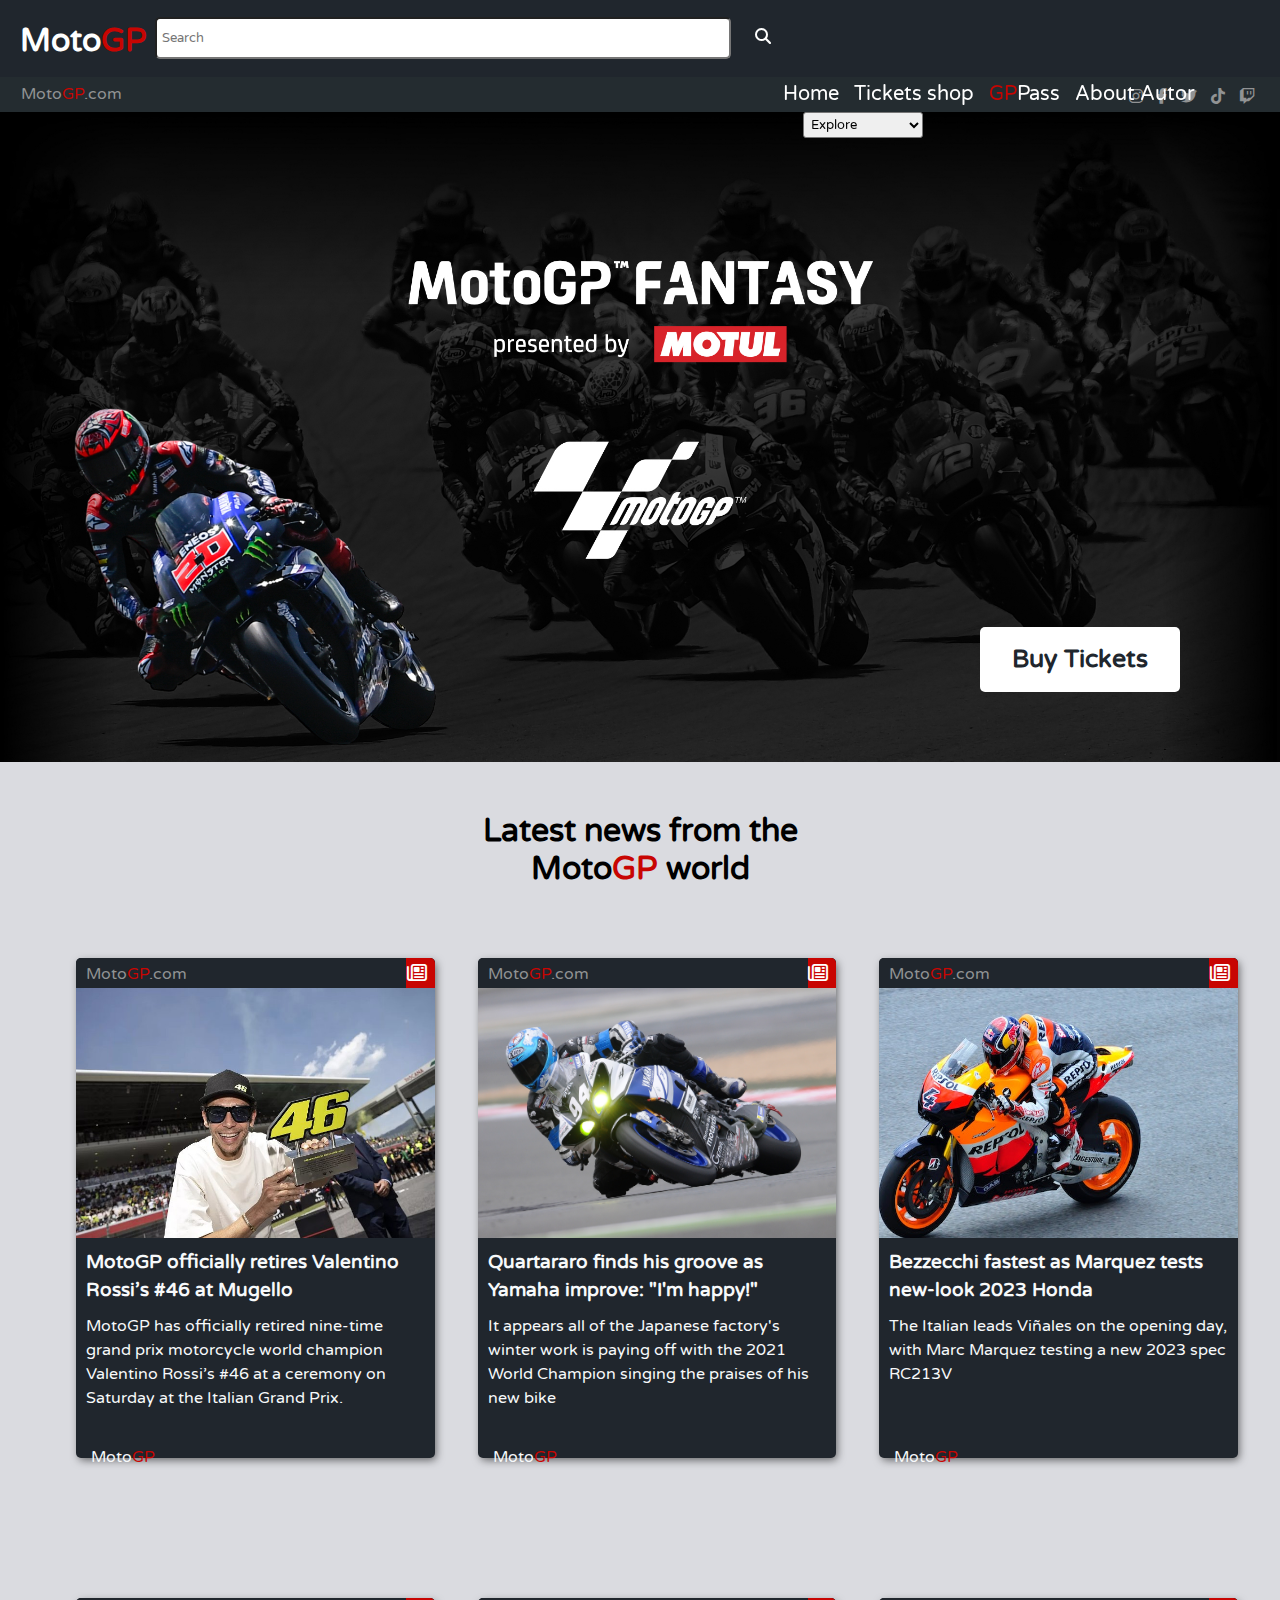
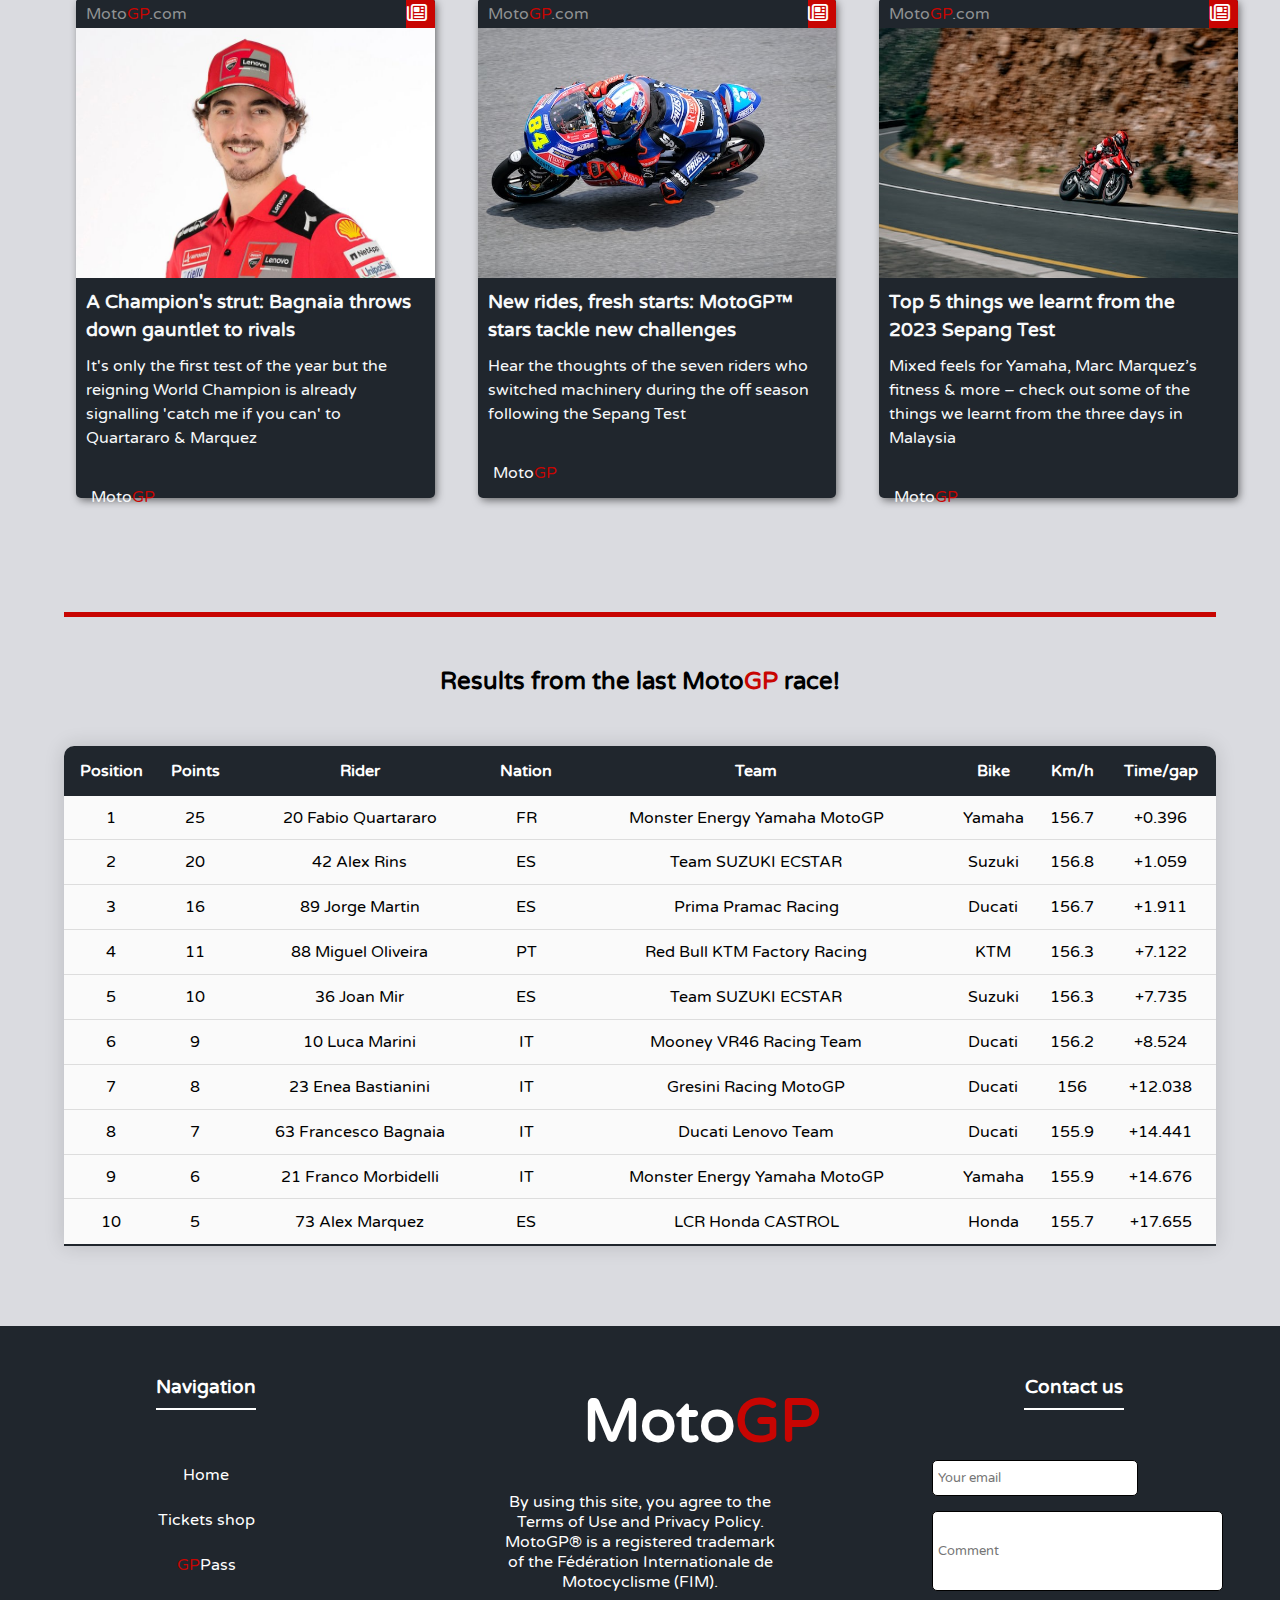
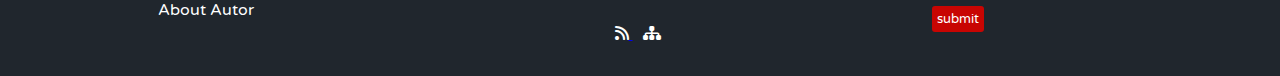
<file: index.html>
<!DOCTYPE html>

<head>
    <meta charset="UTF-8">
        <meta charset="description" content="MotoGP official website with the latest news, schedules, riders and teams information for every Grand Prix. Live streaming available with GPpass " />
    <meta charset="keywords" content="Motogp, Race, Motorcycle, Grand Prix, Riders ">
    <!--FONTOVI-->
    <link rel="preconnect" href="https://fonts.googleapis.com">
    <link rel="preconnect" href="https://fonts.gstatic.com" crossorigin>
    <link href="https://fonts.googleapis.com/css2?family=Varela+Round&display=swap" rel="stylesheet">
    
    <!--IKONICE-->
    <link rel="stylesheet" href="https://cdnjs.cloudflare.com/ajax/libs/font-awesome/6.3.0/css/all.min.css">
    <title>MotoGP</title>
    
    <link rel="stylesheet" href="assets/css/style.css" type="text/css">
    <link rel="shortcut icon" href="assets/img/moto-gp.png" type="image/x-icon">

</head>
<body>
<div id="whole-page">
    <nav id="navigation">
        <div id="nav-logo">
            <a href="index.html">
                <h1>Moto<span class="red-gp">GP</span></h1>
            </a>
        </div>
        <div id="search-form">

            <form action="something.php">
                
                <input type="search" name="search" placeholder="Search">
                
            </form>
            <i class="fa-solid fa-magnifying-glass"></i>
        </div>
        <div id="other-pages">
            <ul>
                <li><a href="index.html">Home</a></li>
                <li><a href="tickets.html">Tickets shop</a></li>
                <li><a href="GPpass.html"><span class="red-gp">GP</span>Pass</a></li>
                <li><a href="aboutAutor.html">About Autor</a></li>
                <li>
                    <form action="something.php">
                        <select name="explore" id="explore">
                            <option value="Explore">Explore</option>
                            <option value="MotoGPworld">Moto<span class="red-gp">GP</span> World</option>
                            <option value="Drivers">All drivers</option>
                            <option value="nextSeason">Next Season</option>
                            <option value="lastSeason">Last seasons</option>
                        </select>
                    </form>
                </li>
                <div class="cleaner"></div>
            </ul>
        </div>
        <div class="cleaner"></div>
    </nav>
    <div id="pre-wrap">
        <div id="left-block">
            <div id="left-text">Moto<span class="red-gp">GP</span>.com </div>
        </div>
        <div id="right-block">
            <div id="right-text">
                <ul>
                    <li><a href="https://www.instagram.com/" target="_blank"><i class="fa-brands fa-instagram"></i></a></i></li>
                    <li><a href="https://www.facebook.com/" target="_blank"><i class="fa-brands fa-facebook-f"></i></a></li>
                    <li><a href="https://twitter.com/" target="_blank"><i class="fa-brands fa-twitter"></i></a></li>
                    <li><a href="https://www.tiktok.com/" target="_blank"><i class="fa-brands fa-tiktok"></i></a></li>
                    <li><a href="https://www.twitch.tv/" target="_blank"><i class="fa-brands fa-twitch"></i></a></li>
                </ul>
            </div>
        </div>
        <div class="cleaner"></div>
    </div>
    <!--Pocetak video bloka-->

   <!--<div id="video">
        
        <video src="motogp.mp4"  controls autoplay loop >
       

        </div>-->
        <div id="big-picture">
            <a href="tickets.html">
                <div id="big-picture-btn">
                    <p>Buy Tickets</p>
                </div>
            </a>
        </div>
    <!--Pocetak news-wrep-a -->
    <div id="news-region">
        <div class="center-text">
                <h1>Latest news from the Moto<span class="red-gp">GP</span> world</h1>
        </div>
        <div id="news-wrap">
            <section class="news-inner-wrap">
                <article class="news first-news">
                    <header class="news-header">
                        <div class="header-text"><p>Moto<span class="red-gp">GP</span>.com</p></div>
                        <div class="header-icon"><i class="fa-regular fa-newspaper"></i></div>
                        <div class="cleaner"></div>
                    </header>
                    <div class="news-image">
                        <img src="assets/img/first-news.jpg" alt="MotoGP">
                        <div class="overlay">
                            <div class="overlay-text">
                                <h1>Read more...</h1>
                            </div>
                        </div>
                    </div>
                    <footer class="news-footer">
                        <ul>
                            <li><h3>MotoGP officially retires Valentino Rossi’s #46 at Mugello</h3></li>
                            <li>MotoGP has officially retired nine-time grand prix
                                 motorcycle world champion Valentino Rossi’s #46 at
                                 a ceremony on Saturday at the Italian Grand Prix.  </li>
                            <li>Moto<span class="red-gp">GP</span></li>
                        </ul>
                    </footer>
                </article>
                <article class="news">
                    <header class="news-header">
                        <div class="header-text"><p>Moto<span class="red-gp">GP</span>.com</p></div>
                        <div class="header-icon"><i class="fa-regular fa-newspaper"></i></div>
                        <div class="cleaner"></div>
                    </header>
                    <div class="news-image">
                        <img src="assets/img/second-news.jpg" alt="MotoGP">
                        <div class="overlay">
                            <div class="overlay-text">
                                <h1>Read more...</h1>
                            </div>
                        </div>
                    </div>
                    
                    <footer class="news-footer">
                        <ul>
                            <li><h3>Quartararo finds his groove as Yamaha improve: "I'm happy!"</h3></li>
                            <li>It appears all of the Japanese factory's winter work is
                                 paying off with the 2021 World Champion singing the
                                  praises of his new bike</li>
                            <li>Moto<span class="red-gp">GP</span></li>
                        </ul>
                    </footer>
                </article>
                <article class="news">
                    <header class="news-header">
                        <div class="header-text"><p>Moto<span class="red-gp">GP</span>.com</p></div>
                        <div class="header-icon"><i class="fa-regular fa-newspaper"></i></div>
                        <div class="cleaner"></div>
                    </header>
                    <div class="news-image">
                        <img src="assets/img/third-news.jpg" alt="MotoGP">
                        <div class="overlay">
                            <div class="overlay-text">
                                <h1>Read more...</h1>
                            </div>
                        </div>
                    </div>
                    
                    <footer class="news-footer">
                        <ul>
                            <li><h3>Bezzecchi fastest as Marquez tests new-look 2023 Honda</h3></li>
                            <li>The Italian leads Viñales on the opening day,
                                 with Marc Marquez testing a new 2023 spec RC213V</li>
                            <br>
                            <li>Moto<span class="red-gp">GP</span></li>
                        </ul>
                    </footer>
                </article>
                
                <article class="cleaner"></article>
            </section>
            <section class="news-inner-wrap">
                
                <article class="news">
                    <header class="news-header">
                        <div class="header-text"><p>Moto<span class="red-gp">GP</span>.com</p></div>
                        <div class="header-icon"><i class="fa-regular fa-newspaper"></i></div>
                        <div class="cleaner"></div>
                    </header>
                    <div class="news-image">
                        <img src="assets/img/fourth-news.jpg" alt="MotoGP">
                        <div class="overlay">
                            <div class="overlay-text">
                                <h1>Read more...</h1>
                            </div>
                        </div>
                    </div>
                    
                    <footer class="news-footer">
                        <ul>
                            <li><h3>A Champion's strut: Bagnaia throws down gauntlet to rivals</h3></li>
                            <li>It's only the first test of the year but the reigning World 
                                Champion is already signalling 'catch me if you can'
                                 to Quartararo & Marquez</li>
                            <li>Moto<span class="red-gp">GP</span></li>
                        </ul>
                    </footer>
                </article>
                <article class="news">
                    <header class="news-header">
                        <div class="header-text"><p>Moto<span class="red-gp">GP</span>.com</p></div>
                        <div class="header-icon"><i class="fa-regular fa-newspaper"></i></div>
                        <div class="cleaner"></div>
                    </header>
                    <div class="news-image">
                        <img src="assets/img/fifth-news.jpg" alt="MotoGP">
                        <div class="overlay">
                            <div class="overlay-text">
                                <h1>Read more...</h1>
                            </div>
                        </div>
                    </div>

                    <footer class="news-footer">
                        <ul>
                            <li><h3>New rides, fresh starts: MotoGP™ stars tackle new challenges</h3></li>
                            <li>Hear the thoughts of the seven riders who switched machinery 
                                during the off season following the Sepang Test</li>
                            <li>Moto<span class="red-gp">GP</span></li>
                        </ul>
                    </footer>
                </article>
                <article class="news">
                    <header class="news-header">
                        <div class="header-text"><p>Moto<span class="red-gp">GP</span>.com</p></div>
                        <div class="header-icon"><i class="fa-regular fa-newspaper"></i></div>
                        <div class="cleaner"></div>
                    </header>
                    <div class="news-image">
                        <img src="assets/img/news-last.jpg" alt="MotoGP">
                        <div class="overlay">
                            <div class="overlay-text">
                                <h1>Read more...</h1>
                            </div>
                        </div>
                    </div>
                    <footer class="news-footer">
                        <ul>
                            <li><h3>Top 5 things we learnt from the 2023 Sepang Test</h3></li>
                            <li>Mixed feels for Yamaha, Marc Marquez’s fitness & more – 
                                check out some of the things we learnt from the three 
                                days in Malaysia</li>
                            <li>Moto<span class="red-gp">GP</span></li>
                        </ul>
                    </footer>
                </article>

                <article class="cleaner"></article>
            </section>


        </div>



    </div>
     <!--POCETAK BANNERA -->

    <div id="banner-wrap"></div>

    <!--POCETAK REZULTATA -->

    <div class="center-text" id="table-center-text">
            <h2>Results from the last Moto<span class="red-gp">GP</span> race!</h2>
    </div>

    <div id="results-region">
        <table id="results-table" border-bottom="1" cellspacing="5px" >
            <thead>
                <tr>
                    <th>Position</th>
                    <th>Points</th>
                    <th>Rider</th>
                    <th>Nation</th>
                    <th>Team</th>
                    <th>Bike</th>
                    <th>Km/h</th>
                    <th>Time/gap</th>
                </tr>

            </thead>
            <tbody>
                <tr>
                    <td >1</td>
                    <td >25</td>
                    <td >20 Fabio Quartararo</td>
                    <td >FR</td>
                    <td >Monster Energy Yamaha MotoGP</td>
                    <td >Yamaha</td>
                    <td >156.7</td>
                    <td >+0.396</td>
                </tr>
                <tr>
                    <td>2</td>
                    <td>20</td>
                    <td >42 Alex Rins</td>
                    <td >ES</td>
                    <td >Team SUZUKI ECSTAR</td>
                    <td >Suzuki</td>
                    <td >156.8</td>
                    <td >+1.059</td>
                </tr>
                <tr>
                    <td >3</td>
                    <td >16</td>
                    <td >89 Jorge Martin</td>
                    <td >ES</td>
                    <td>Prima Pramac Racing</td>
                    <td>Ducati</td>
                    <td>156.7</td>
                    <td>+1.911</td>
                </tr>
                <tr>
                    <td>4</td>
                    <td>11</td>
                    <td>88 Miguel  Oliveira</td>
                    <td>PT</td>
                    <td>Red Bull KTM Factory Racing</td>
                    <td>KTM</td>
                    <td>156.3</td>
                    <td>+7.122</td>
                </tr>
                <tr>
                    <td>5</td>
                    <td>10</td>
                    <td>36 Joan Mir</td>
                    <td>ES</td>
                    <td>Team SUZUKI ECSTAR</td>
                    <td>Suzuki</td>
                    <td>156.3</td>
                    <td>+7.735</td>
                </tr>
                <tr>
                    <td>6</td>
                    <td>9</td>
                    <td>10 Luca Marini</td>
                    <td>IT</td>
                    <td>	Mooney VR46 Racing Team</td>
                    <td>Ducati</td>
                    <td>156.2</td>
                    <td>+8.524</td>
                </tr>
                <tr>
                    <td>7</td>
                    <td>8</td>
                    <td>23 Enea Bastianini</td>
                    <td>IT</td>
                    <td>Gresini Racing MotoGP</td>
                    <td>Ducati</td>
                    <td>156</td>
                    <td>+12.038</td>
                </tr>
                <tr>
                    <td>8</td>
                    <td>7</td>
                    <td>63 Francesco Bagnaia</td>
                    <td>IT</td>
                    <td>Ducati Lenovo Team</td>
                    <td>Ducati</td>
                    <td>155.9</td>
                    <td>+14.441</td>
                </tr>
                <tr>
                    <td>9</td>
                    <td>6</td>
                    <td>21 Franco Morbidelli</td>
                    <td>IT</td>
                    <td>Monster Energy Yamaha MotoGP</td>
                    <td>Yamaha</td>
                    <td>155.9</td>
                    <td>+14.676</td>
                </tr>
                <tr>
                    <td>10</td>
                    <td>5</td>
                    <td>73 Alex Marquez</td>
                    <td>ES</td>
                    <td>LCR Honda CASTROL</td>
                    <td>Honda</td>
                    <td>155.7</td>
                    <td>+17.655</td>
                </tr>
            </tbody>
        </table>
    </div>

    <!--Pocetak end-wrap bloka-->
    <footer id="end-wrap">
        <div id="footer-wraper">
            <section id="footer-section">
               
                    
                <article class="footer-article" id="footer-navigation">
                    <div>
                        <h3>Navigation</h3>
                    </div>
                    <nav>
                        <ul>
                            <li><a href="index.html">Home</a></li>
                            <li><a href="tickets.html">Tickets shop</a></li>
                            <li><a href="GPpass.html"><span class="red-gp">GP</span>Pass</a></li>
                            <li><a href="aboutAutor.html">About Autor</a></li>
                        </ul>
                    </nav>
                </article>
                <article class="footer-article" id="logo-and-text">
                    <div id="footer-logo">
                        <a href="index.html">
                            <h1>Moto<span class="red-gp">GP</span></h1>
                        </a>
                    </div>
                    <p>By using this site, you agree to the Terms of Use and Privacy Policy.
                        MotoGP® is a registered trademark of the  Fédération Internationale de Motocyclisme (FIM). </p>
                    <div id="footer-logo-icons">
                        <a href="rss.xml" target="_blank">
                            <i class="fa-solid fa-rss"></i>
                        </a>
                        <a href="Sitemap.xml" target="_blank">
                            <i class="fa-solid fa-sitemap"></i>
                        </a>
                    </div>
                </article>

                <article class="footer-article" id="footer-contact">
                    <div>
                        <h3>Contact us</h3>
                    </div>
                    <div>
                        <form action="something.php">
                            <input type="email" placeholder="Your email" id="footer-email-input">
                            <input type="text" placeholder="Comment" id="footer-comment-input">
                            <input type="submit" value="submit" id="footer-submit-btn">
                        </form>
                    </div>

                </article>
                
            </section>
        </div>    
        

    </footer>
</div>

</body>
</html>
</file>
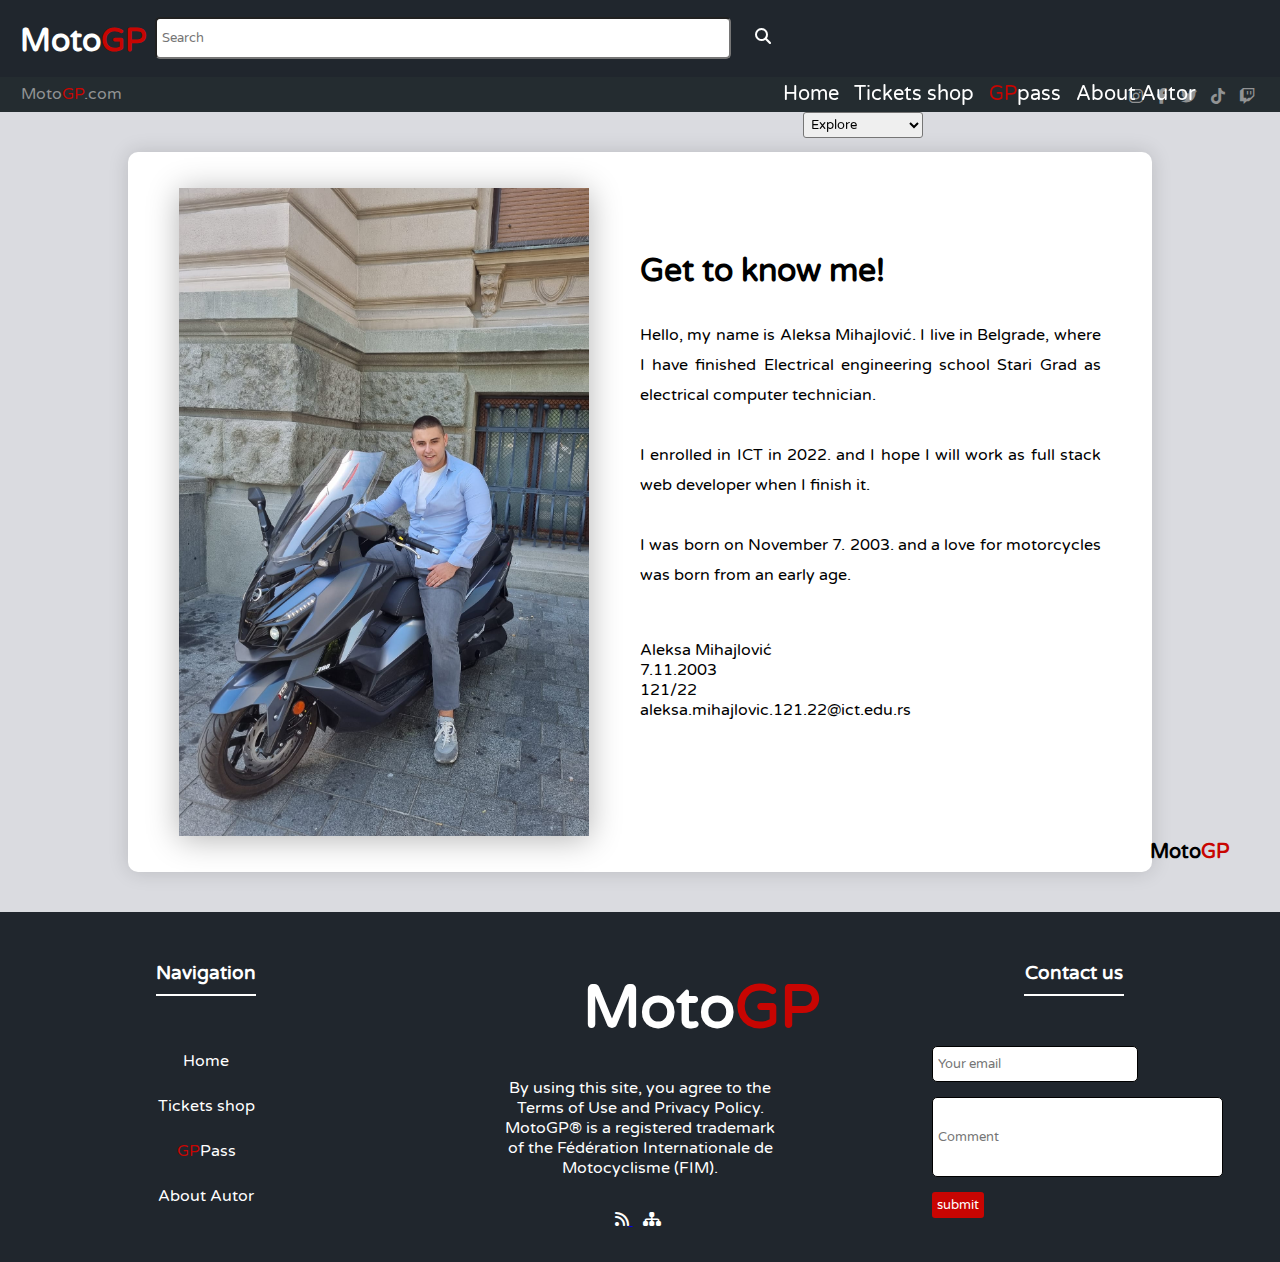
<file: aboutAutor.html>
<!DOCTYPE html>
<html>
<head>
    <meta charset="UTF-8">
    <title>MotoGP</title>
    <!--FONTOVI-->
    <link rel="preconnect" href="https://fonts.googleapis.com">
    <link rel="preconnect" href="https://fonts.gstatic.com" crossorigin>
    <link href="https://fonts.googleapis.com/css2?family=Varela+Round&display=swap" rel="stylesheet">
    
    <!--IKONICE-->
    <!-- FONT AWESOME IKONICE -->
    <link rel="stylesheet" href="https://cdnjs.cloudflare.com/ajax/libs/font-awesome/6.3.0/css/all.min.css">

    <!-- GOOGLE IKONICE -->
    
    <title>MotoGP</title>
    
    <link rel="shortcut icon" href="assets/img/moto-gp.png" type="x-icon">
    <link rel="stylesheet" href="assets/css/style.css" type="text/css">

    <meta charset="description" content="MotoGP official website with the latest news, schedules, riders and teams information for every Grand Prix. Live streaming available with GPpass " />
    <meta charset="keywords" content="Motogp, Race, Motorcycle, Grand Prix, Riders ">
</head>

<body >
    <nav id="navigation">
        <div id="nav-logo">
            <a href="index.html">
                <h1>Moto<span class="red-gp">GP</span></h1>
            </a>
        </div>
        <div id="search-form">

            <form action="something.php">
                
                <input type="search" name="search" placeholder="Search">
                
            </form>
            <i class="fa-solid fa-magnifying-glass"></i>
        </div>
        <div id="other-pages">
            <ul>
                <li><a href="index.html">Home</a></li>
                <li><a href="tickets.html">Tickets shop</a></li>
                <li><a href="GPpass.html"><span class="red-gp">GP</span>pass</a></li>
                <li><a href="aboutAutor.html">About Autor</a></li>
                <li>
                    <form action="something.php">
                        <select name="explore" id="explore">
                            <option value="Explore">Explore</option>
                            <option value="MotoGPworld">Moto<span class="red-gp">GP</span> World</option>
                            <option value="Drivers">All drivers</option>
                            <option value="nextSeason">Next Season</option>
                            <option value="lastSeason">Last seasons</option>
                        </select>
                    </form>
                </li>
                <div class="cleaner"></div>
            </ul>
        </div>
        <div class="cleaner"></div>
    </nav>

    <!-- PREWRAP -->

    <div id="pre-wrap">
        <div id="left-block">
            <div id="left-text">Moto<span class="red-gp">GP</span>.com </div>
        </div>
        <div id="right-block">
            <div id="right-text">
                <ul>
                    <li><a href="https://www.instagram.com/" target="_blank"><i class="fa-brands fa-instagram"></i></a></i></li>
                    <li><a href="https://www.facebook.com/" target="_blank"><i class="fa-brands fa-facebook-f"></i></a></li>
                    <li><a href="https://twitter.com/" target="_blank"><i class="fa-brands fa-twitter"></i></a></li>
                    <li><a href="https://www.tiktok.com/" target="_blank"><i class="fa-brands fa-tiktok"></i></a></li>
                    <li><a href="https://www.twitch.tv/" target="_blank"><i class="fa-brands fa-twitch"></i></a></li>
                </ul>
            </div>
        </div>
        <div class="cleaner"></div>
    </div>

   <main id="about-autor-wrap-region">
        <div id="about-autor-region">
            <div class="about-autor-lr-box">
                <div id="my-picture"></div>
            </div>
            <div class="about-autor-lr-box">
                <div id="text-about-me">
                    <h1>Get to know me!</h1>
                    <p>Hello, my name is Aleksa Mihajlović. I live in Belgrade, where I have finished 
                        Electrical engineering school Stari Grad as electrical computer technician.
                        
                    </p>
                    <p>
                        I enrolled in ICT in 2022. and I hope I will work as full stack web developer when I finish it.
                    </p>
                    <p>I was born on November 7. 2003. and a love for motorcycles was born from an early age.</p>
                    <ul>
                        <li>Aleksa Mihajlović</li>
                        <li>7.11.2003</li>
                        <li>121/22</li>
                        <li>aleksa&#46;mihajlovic&#46;121&#46;22&#64;ict&#46;edu&#46;rs</li>
                        <li>Moto<span class="red-gp">GP</span></li>
                    </ul>
                </div>
            </div>
            <div class="cleaner"></div>
        </div>
   </main>


        <!--Pocetak end-wrap bloka-->
        <footer id="end-wrap">
            <div id="footer-wraper">
                <section id="footer-section">
                   
                        
                    <article class="footer-article" id="footer-navigation">
                        <div>
                            <h3>Navigation</h3>
                        </div>
                        <nav>
                            <ul>
                                <li><a href="index.html">Home</a></li>
                                <li><a href="tickets.html">Tickets shop</a></li>
                                <li><a href="GPpass.html"><span class="red-gp">GP</span>Pass</a></li>
                                <li><a href="aboutAutor.html">About Autor</a></li>
                            </ul>
                        </nav>
                    </article>
                    <article class="footer-article" id="logo-and-text">
                        <div id="footer-logo">
                            <a href="index.html">
                                <h1>Moto<span class="red-gp">GP</span></h1>
                            </a>
                        </div>
                        <p>By using this site, you agree to the Terms of Use and Privacy Policy.
                            MotoGP® is a registered trademark of the  Fédération Internationale de Motocyclisme (FIM). </p>
                        <div id="footer-logo-icons">
                            <a href="rss.xml" target="_blank">
                                <i class="fa-solid fa-rss"></i>
                            </a>
                            <a href="Sitemap.xml" target="_blank">
                                <i class="fa-solid fa-sitemap"></i>
                            </a>
                        </div>
                    </article>
    
                    <article class="footer-article" id="footer-contact">
                        <div>
                            <h3>Contact us</h3>
                        </div>
                        <div>
                            <form action="something.php">
                                <input type="email" placeholder="Your email" id="footer-email-input">
                                <input type="text" placeholder="Comment" id="footer-comment-input">
                                <input type="submit" value="submit" id="footer-submit-btn">
                            </form>
                        </div>
    
                    </article>
                    
                </section>
            </div>    
            
    
        </footer>
</body>
</html>
</file>
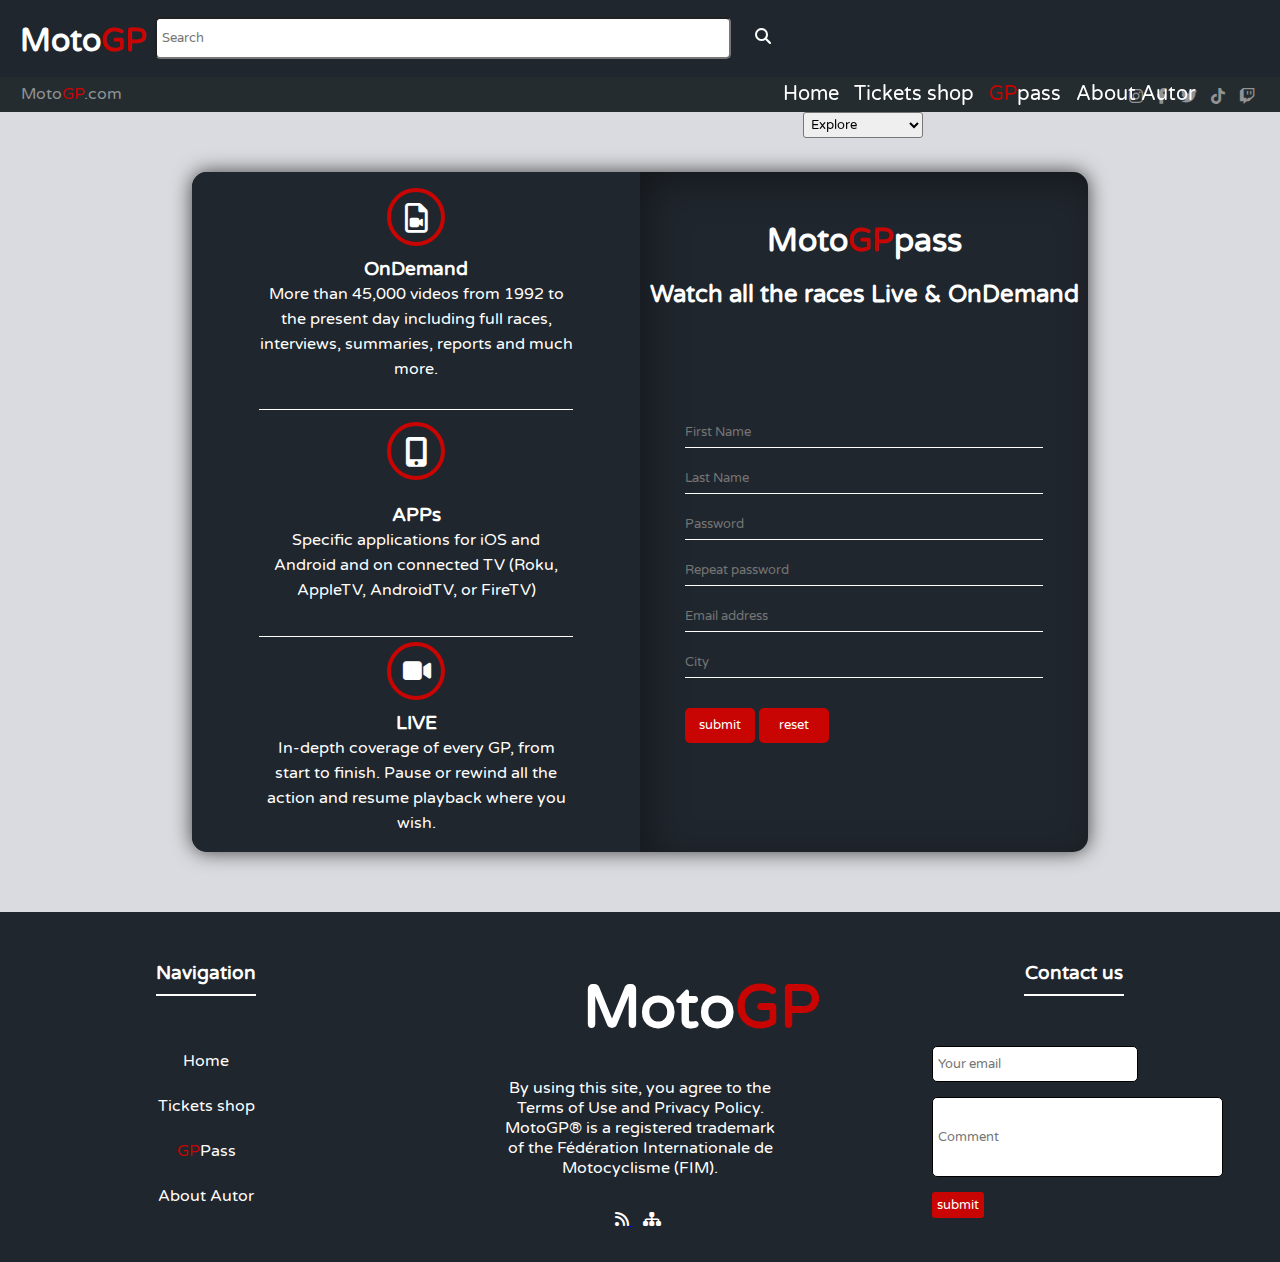
<file: GPpass.html>
<!DOCTYPE html>
<html>
<head>
    <meta charset="UTF-8">
    <meta charset="description" content="MotoGP official website with the latest news, schedules, riders and teams information for every Grand Prix. Live streaming available with GPpass " />
    <meta charset="keywords" content="Motogp, Race, Motorcycle, Grand Prix, Riders ">

    <title>MotoGPpass</title>
    <!--FONTOVI-->
    <link rel="preconnect" href="https://fonts.googleapis.com">
    <link rel="preconnect" href="https://fonts.gstatic.com" crossorigin>
    <link href="https://fonts.googleapis.com/css2?family=Varela+Round&display=swap" rel="stylesheet">
    
    <!--IKONICE-->
    <!-- FONT AWESOME IKONICE -->
    <link rel="stylesheet" href="https://cdnjs.cloudflare.com/ajax/libs/font-awesome/6.3.0/css/all.min.css">

    <!-- GOOGLE IKONICE -->
    
    <title>MotoGP</title>
    
    <link rel="shortcut icon" href="assets/img/moto-gp.png" type="x-icon">
    <link rel="stylesheet" href="assets/css/style.css" type="text/css">


</head>

<body >
    <nav id="navigation">
        <div id="nav-logo">
            <a href="index.html">
                <h1>Moto<span class="red-gp">GP</span></h1>
            </a>
        </div>
        <div id="search-form">

            <form action="something.php">
                
                <input type="search" name="search" placeholder="Search">
                
            </form>
            <i class="fa-solid fa-magnifying-glass"></i>
        </div>
        <div id="other-pages">
            <ul>
                <li><a href="index.html">Home</a></li>
                <li><a href="tickets.html">Tickets shop</a></li>
                <li><a href="GPpass.html"><span class="red-gp">GP</span>pass</a></li>
                <li><a href="aboutAutor.html">About Autor</a></li>
                <li>
                    <form action="something.php">
                        <select name="explore" id="explore">
                            <option value="Explore">Explore</option>
                            <option value="MotoGPworld">Moto<span class="red-gp">GP</span> World</option>
                            <option value="Drivers">All drivers</option>
                            <option value="nextSeason">Next Season</option>
                            <option value="lastSeason">Last seasons</option>
                        </select>
                    </form>
                </li>
                <div class="cleaner"></div>
            </ul>
        </div>
        <div class="cleaner"></div>
    </nav>

    <!-- PREWRAP -->

    <div id="pre-wrap">
        <div id="left-block">
            <div id="left-text">Moto<span class="red-gp">GP</span>.com </div>
        </div>
        <div id="right-block">
            <div id="right-text">
                <ul>
                    <li><a href="https://www.instagram.com/" target="_blank"><i class="fa-brands fa-instagram"></i></a></i></li>
                    <li><a href="https://www.facebook.com/" target="_blank"><i class="fa-brands fa-facebook-f"></i></a></li>
                    <li><a href="https://twitter.com/" target="_blank"><i class="fa-brands fa-twitter"></i></a></li>
                    <li><a href="https://www.tiktok.com/" target="_blank"><i class="fa-brands fa-tiktok"></i></a></li>
                    <li><a href="https://www.twitch.tv/" target="_blank"><i class="fa-brands fa-twitch"></i></a></li>
                </ul>
            </div>
        </div>
        <div class="cleaner"></div>
    </div>

    <div id="form-region">
        <div id="form-block">
            <section class="form-block-l-r" id="form-features">
                <article class="features-block">
                    <div class="feature-icon">
                        <i class="fa-regular fa-file-video"></i>
                    </div>
                    <div class="feature-text">
                        <h3>OnDemand</h3>
                        <p>More than 45,000 videos from 1992 to the present day including full 
                            races, interviews, summaries, reports and much more.</p>
                    </div>
                </article>
                <article class="features-block" id="last-two-feature-margine-t">
                    <div class="feature-icon">
                        <i class="fa-solid fa-mobile-screen-button"></i>
                    </div>
                    <div class="feature-text last-two-feature-text" >
                        <h3>APPs</h3>
                        <p>Specific applications for iOS and Android and on connected TV
                             (Roku, AppleTV, AndroidTV, or FireTV)</p>
                    </div>
                </article>
                <article class="features-block" id="last-two-feature-margine-t">
                    <div class="feature-icon">
                        <i class="fa-solid fa-video" id="third-feature-icon"></i>
                    </div>
                    <div class="feature-text">
                        <h3>LIVE</h3>
                        <p>In-depth coverage of every GP, from start to finish. Pause or rewind all
                             the action and resume playback where you wish.</p>
                    </div>
                </article>
            </section>
            <div class="form-block-l-r" id="right-form-block">
                <div id="GPpass-form-header">
                    <h1>Moto<span class="red-gp">GP</span>pass</h1>
                    <h2>Watch all the races Live & OnDemand</h2>
                </div>
                <div id="GPpass-input-form">
                    <div id="GPpass-input-form-box"> 






                        
                        <form action="something.php">
                            <input type="text" placeholder="First Name" required="required" class="text-holder" name="Name">
                            <input type="text" placeholder="Last Name" required="required" class="text-holder" name="LastName">
                            <input type="password" name="password" id="GPpass-password" placeholder="Password" required="required" class="text-holder">
                            <input type="password" name="password" id="GPpass-password" placeholder="Repeat password" required="required" class="text-holder">
                            <input type="email" placeholder="Email address" required="required" class="text-holder" name="E-mail">
                            <input type="text" list="city-list" name="city-list" class="text-holder" placeholder="City" required="required">
                            <datalist id="city-list" >
                                <option value="Beograd"></option>
                                <option value="New York"></option>
                                <option value="Moskwa"></option>
                                <option value="Valencia"></option>
                            </datalist>
                            <input type="submit" value="submit" class="GPpass-btns">
                            <input type="reset" value="reset" class="GPpass-btns">
                        
                            
                        </form>
                    </div>
                </div>
            </div>
        </div>
    </div>


        <!--Pocetak end-wrap bloka-->
        <footer id="end-wrap">
            <div id="footer-wraper">
                <section id="footer-section">
                   
                        
                    <article class="footer-article" id="footer-navigation">
                        <div>
                            <h3>Navigation</h3>
                        </div>
                        <nav>
                            <ul>
                                <li><a href="index.html">Home</a></li>
                                <li><a href="tickets.html">Tickets shop</a></li>
                                <li><a href="GPpass.html"><span class="red-gp">GP</span>Pass</a></li>
                                <li><a href="aboutAutor.html">About Autor</a></li>
                            </ul>
                        </nav>
                    </article>
                    <article class="footer-article" id="logo-and-text">
                        <div id="footer-logo">
                            <a href="index.html">
                                <h1>Moto<span class="red-gp">GP</span></h1>
                            </a>
                        </div>
                        <p>By using this site, you agree to the Terms of Use and Privacy Policy.
                            MotoGP® is a registered trademark of the  Fédération Internationale de Motocyclisme (FIM). </p>
                        <div id="footer-logo-icons">
                            <a href="rss.xml" target="_blank">
                                <i class="fa-solid fa-rss"></i>
                            </a>
                            <a href="Sitemap.xml" target="_blank">
                                <i class="fa-solid fa-sitemap"></i>
                            </a>
                        </div>
                    </article>
    
                    <article class="footer-article" id="footer-contact">
                        <div>
                            <h3>Contact us</h3>
                        </div>
                        <div>
                            <form action="something.php">
                                <input type="email" placeholder="Your email" id="footer-email-input">
                                <input type="text" placeholder="Comment" id="footer-comment-input">
                                <input type="submit" value="submit" id="footer-submit-btn">
                            </form>
                        </div>
    
                    </article>
                    
                </section>
            </div>    
            
    
        </footer>
</body>
</html>
</file>
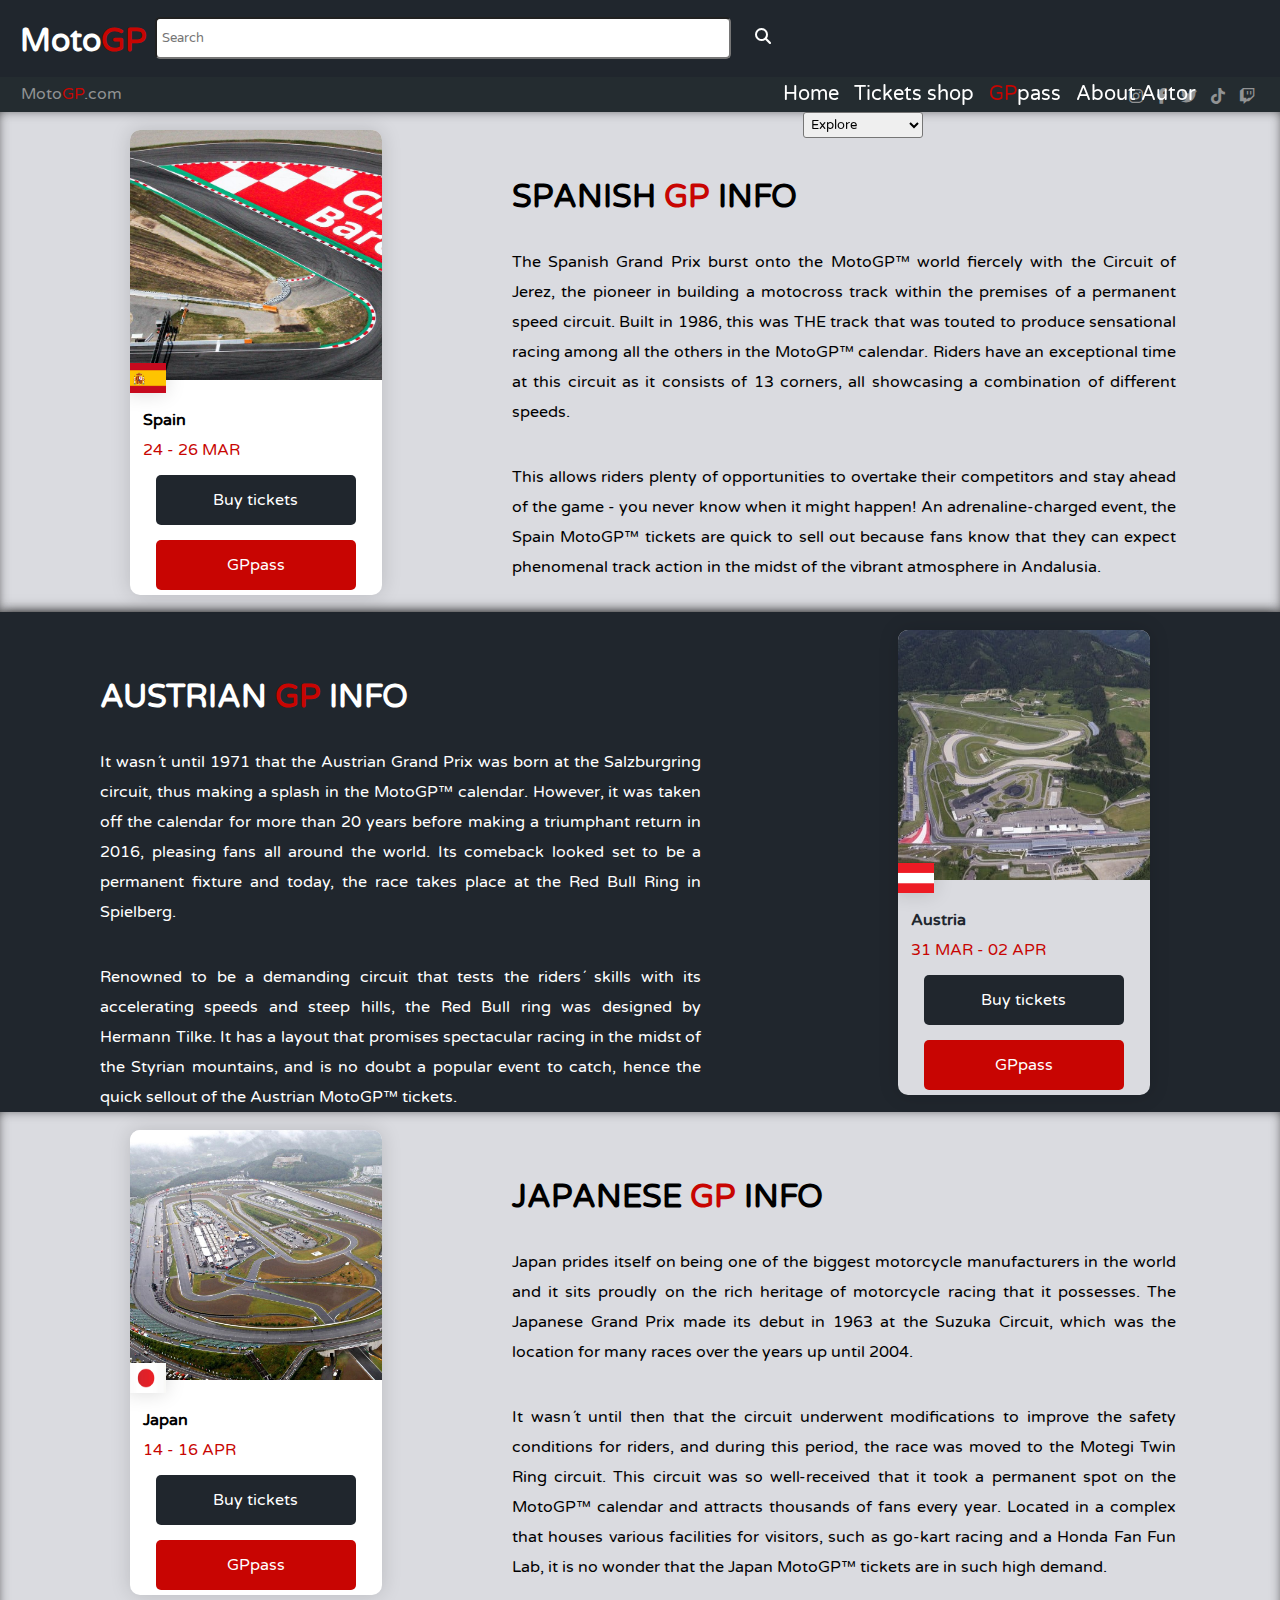
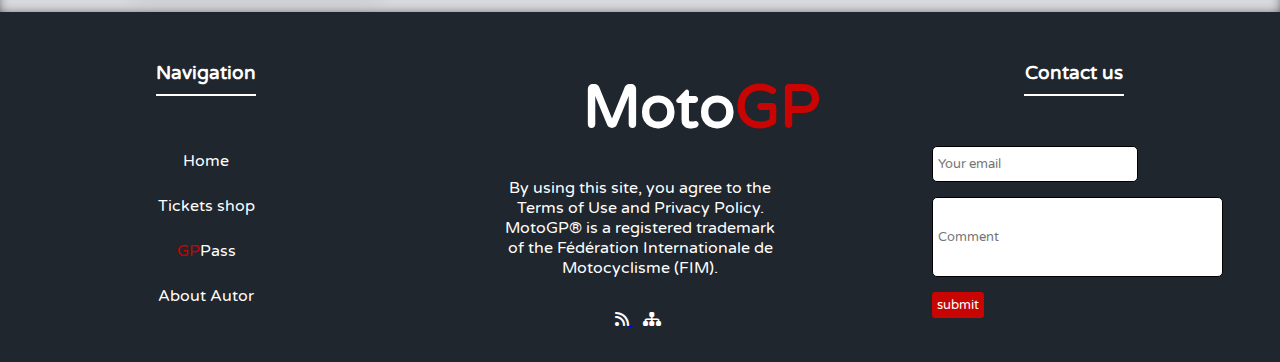
<file: tickets.html>
<!DOCTYPE html>
<html lang="en">
    <head>
        <meta charset="UTF-8">
         <meta charset="description" content="Buy official MotoGP™ tickets! Choose your race from the world championship calendar. Online customer support, secured payments." />
        <meta charset="keywords" content="Motogp, Race, Motorcycle, Grand Prix, Riders ">
        <!--FONTOVI-->
        <link rel="preconnect" href="https://fonts.googleapis.com">
        <link rel="preconnect" href="https://fonts.gstatic.com" crossorigin>
        <link href="https://fonts.googleapis.com/css2?family=Varela+Round&display=swap" rel="stylesheet">
        
        <!--IKONICE-->
        <link rel="stylesheet" href="https://cdnjs.cloudflare.com/ajax/libs/font-awesome/6.3.0/css/all.min.css">
        <title>MotoGP tickets</title>
        
        <link rel="shortcut icon" href="assets/img/moto-gp.png" type="x-icon">
        <link rel="stylesheet" href="assets/css/style.css" type="text/css">
       
    </head>
<body>
    <nav id="navigation">
        <div id="nav-logo">
            <a href="index.html">
                <h1>Moto<span class="red-gp">GP</span></h1>
            </a>
        </div>
        <div id="search-form">

            <form action="something.php">
                
                <input type="search" name="search" placeholder="Search">
                
            </form>
            <i class="fa-solid fa-magnifying-glass"></i>
        </div>
        <div id="other-pages">
            <ul>
                <li><a href="index.html">Home</a></li>
                <li><a href="tickets.html">Tickets shop</a></li>
                <li><a href="GPpass.html"><span class="red-gp">GP</span>pass</a></li>
                <li><a href="aboutAutor.html">About Autor</a></li>
                <li>
                    <form action="something.php">
                        <select name="explore" id="explore">
                            <option value="Explore">Explore</option>
                            <option value="MotoGPworld">Moto<span class="red-gp">GP</span> World</option>
                            <option value="Drivers">All drivers</option>
                            <option value="nextSeason">Next Season</option>
                            <option value="lastSeason">Last seasons</option>
                        </select>
                    </form>
                </li>
                <div class="cleaner"></div>
            </ul>
        </div>
        <div class="cleaner"></div>
    </nav>

    <!--prewrap-->
    <div id="pre-wrap">
        <div id="left-block">
            <div id="left-text">Moto<span class="red-gp">GP</span>.com </div>
        </div>
        <div id="right-block">
            <div id="right-text">
                <ul>
                    <li><a href="https://www.instagram.com/" target="_blank"><i class="fa-brands fa-instagram"></i></a></i></li>
                    <li><a href="https://www.facebook.com/" target="_blank"><i class="fa-brands fa-facebook-f"></i></a></li>
                    <li><a href="https://twitter.com/" target="_blank"><i class="fa-brands fa-twitter"></i></a></li>
                    <li><a href="https://www.tiktok.com/" target="_blank"><i class="fa-brands fa-tiktok"></i></a></li>
                    <li><a href="https://www.twitch.tv/" target="_blank"><i class="fa-brands fa-twitch"></i></a></li>
                </ul>
            </div>
        </div>
        <div class="cleaner"></div>
    </div>


    <div id="tickets-region">
        <div class="tickets-country">
            <div class="left-content">
                <div class="left-content-card">
                    <div class="tickets-reg-img" id="first-ticket-img">
                        <div class="small-flag-img"><img src="assets/img/spain-flag.jpg" alt="spain flag"></div>
                    </div>
                    <div class="ticket-place"><h4>Spain</h4></div>
                    <div class="ticket-date"><p>24 - 26 MAR</p></div>
                    <a href="tickets.html"><div class="buy-ticket-btn"><p>Buy tickets</p></div></a>
                    <a href="GPpass.html"><div class="pass-btn"><p>GPpass</p></div></a>
                </div>
            </div>
            <div class="right-content">
                <div class="first-and-last-country">
                    <div class="card-header">
                        <h1>SPANISH <span class="red-gp">GP</span> INFO</h1>
                    </div>
                    <div class="card-text-box">
                        <p>The Spanish Grand Prix burst onto the MotoGP™ world fiercely with the Circuit of Jerez, the pioneer in building
                            a motocross track within the premises of a permanent speed circuit. Built in 1986, this was THE track that was
                            touted to produce sensational racing among all the others in the MotoGP™ calendar. Riders have an exceptional
                            time at this circuit as it consists of 13 corners, all showcasing a combination of different speeds.</p>
                        <p>This allows riders plenty of opportunities to overtake their competitors and stay ahead of the game - you never 
                            know when it might happen! An adrenaline-charged event, the Spain MotoGP™ tickets are quick to sell out because 
                            fans know that they can expect phenomenal track action in the midst of the vibrant atmosphere in Andalusia.</p>
                    </div>
                 </div>
            </div>
            <div class="cleaner"></div>
        </div>





        <div class="tickets-country" id="second-tickets-country">
             <div class="right-content">
                <div id="second-ticket-margin-left">
                    <div class="card-header">
                        <h1>AUSTRIAN <span class="red-gp">GP</span> INFO</h1>
                    </div>
                    <div class="card-text-box">
                        <p>It wasn´t until 1971 that the Austrian Grand Prix was born at the Salzburgring circuit, thus making a splash in
                            the MotoGP™ calendar. However, it was taken off the calendar for more than 20 years before making a triumphant
                            return in 2016, pleasing fans all around the world. Its comeback looked set to be a permanent fixture and today,
                            the race takes place at the Red Bull Ring in Spielberg.</p>
                        <p>Renowned to be a demanding circuit that tests the riders´ skills with its accelerating speeds and steep hills, the 
                            Red Bull ring was designed by Hermann Tilke. It has a layout that promises spectacular racing in the midst of the
                            Styrian mountains, and is no doubt a popular event to catch, hence the quick sellout of the Austrian MotoGP™ tickets.</p>
                    </div>
                </div>
            </div>
            <div class="left-content">
                <div class="left-content-card">
                    <div class="tickets-reg-img" id="second-ticket-img">
                        <div class="small-flag-img"><img src="assets/img/austria-flag.jpg" alt="Austrian flag"></div>
                    </div>
                    <div class="ticket-place"><h4>Austria</h4></div>
                    <div class="ticket-date"><p>31 MAR - 02 APR</p></div>
                    <a href="tickets.html"><div class="buy-ticket-btn"><p>Buy tickets</p></div></a>
                    <a href="GPpass.html"><div class="pass-btn"><p>GPpass</p></div></a>
                </div>
            </div>
            <div class="cleaner"></div>
        </div>





        <div class="tickets-country">
            <div class="left-content">
                <div class="left-content-card">
                    <div class="tickets-reg-img" id="third-ticket-img">
                        <div class="small-flag-img"><img src="assets/img/japan-flag.jpg" alt="Japan flag"></div>
                    </div>
                    <div class="ticket-place"><h4>Japan</h4></div>
                    <div class="ticket-date"><p>14 - 16 APR</p></div>
                    <a href="tickets.html"><div class="buy-ticket-btn"><p>Buy tickets</p></div></a>
                    <a href="GPpass.html"><div class="pass-btn"><p>GPpass</p></div></a>
                </div>
            </div>
            <div class="right-content">
                <div class="first-and-last-country">
                    <div class="card-header">
                        <h1>JAPANESE <span class="red-gp">GP</span> INFO</h1>
                    </div>
                    <div class="card-text-box">
                        <p>Japan prides itself on being one of the biggest motorcycle manufacturers in the world and it sits proudly on the
                            rich heritage of motorcycle racing that it possesses. The Japanese Grand Prix made its debut in 1963 at the Suzuka
                            Circuit, which was the location for many races over the years up until 2004.
                        </p>
                        <p>It wasn´t until then that the circuit underwent modifications to improve the safety conditions for riders,
                            and during this period, the race was moved to the Motegi Twin Ring circuit. This circuit was so well-received
                            that it took a permanent spot on the MotoGP™ calendar and attracts thousands of fans every year. Located in a
                            complex that houses various facilities for visitors, such as go-kart racing and a Honda Fan Fun Lab, it is no
                                wonder that the Japan MotoGP™ tickets are in such high demand.
                        </p>
                    </div>
                </div>
            </div>
            <div class="cleaner"></div>
        </div>
    </div>











    <footer id="end-wrap">
        <div id="footer-wraper">
            <section id="footer-section">
               
                    
                <article class="footer-article" id="footer-navigation">
                    <div>
                        <h3>Navigation</h3>
                    </div>
                    <nav>
                        <ul>
                            <li><a href="index.html">Home</a></li>
                            <li><a href="tickets.html">Tickets shop</a></li>
                            <li><a href="GPpass.html"><span class="red-gp">GP</span>Pass</a></li>
                            <li><a href="aboutAutor.html">About Autor</a></li>
                        </ul>
                    </nav>
                </article>
                <article class="footer-article" id="logo-and-text">
                    <div id="footer-logo">
                        <a href="index.html">
                            <h1>Moto<span class="red-gp">GP</span></h1>
                        </a>
                    </div>
                    <p>By using this site, you agree to the Terms of Use and Privacy Policy.
                        MotoGP® is a registered trademark of the  Fédération Internationale de Motocyclisme (FIM). </p>
                    <div id="footer-logo-icons">
                        <a href="rss.xml" target="_blank">
                            <i class="fa-solid fa-rss"></i>
                        </a>
                        <a href="Sitemap.xml" target="_blank">
                            <i class="fa-solid fa-sitemap"></i>
                        </a>
                    </div>
                </article>

                <article class="footer-article" id="footer-contact">
                    <div>
                        <h3>Contact us</h3>
                    </div>
                    <div>
                        <form action="something.php">
                            <input type="email" placeholder="Your email" id="footer-email-input">
                            <input type="text" placeholder="Comment" id="footer-comment-input">
                            <input type="submit" value="submit" id="footer-submit-btn">
                        </form>
                    </div>

                </article>
                
            </section>
        </div>    
        

    </footer>
    
</body>
</html>
</file>
<file: assets/css/style.css>
*{
    padding: 0px;
    margin: 0px;
    font-family: MotoGpFont;

}

@font-face {
    font-family: MotoGpFont;
    src: url('../font/Varela_Round/VarelaRound-Regular.ttf');
}
:root{
    --LightGray:#fafafa;
    --DarkGray:#20262d;
    --RedButton:#c80502;
    --White:#fff;
}

body{
    background-color: #dadbe0;
}

html::-webkit-scrollbar{
    width: 1vw;
}

html::-webkit-scrollbar-thumb{
    background-color: #919394;
}

html::-webkit-scrollbar-track{
    background-color: #5555;
}

html::-webkit-scrollbar-thumb:hover{
    background-color: #777;
}

html::-webkit-scrollbar-track:hover{
    background-color: #7775;
}
/*
#whole-page{
    width: 100%;
    height: 2000px;

}
*/
.cleaner{
    clear: both;
}

.red-gp{
    color: var(--RedButton);
}

/*Navigacija*/
#navigation{
    background-color: var(--DarkGray);
    width: 100%;
    height: 60px;
    position: fixed;
    top: 0px;
    padding-top: 17px; 
    z-index: 3;
}

#nav-logo{
    width: 7%;
    height: 100%;
    float: left;
  
    padding-left: 10px;
    padding-top: 5px;
    
}
#nav-logo a{
    color: white;
    text-decoration: none;
}

#nav-logo a h1{
margin-left: 10px;
}

#nav-logo a:hover h1{
    color: red;
    
}

#nav-logo a:hover span{
    color: white;
    
}

#search-form{
    width: 50%;
    height: 100%;
    float: left;
    
    margin-left: 35px;
}
#search-form i,form{
    display: inline;
    margin-left: 20px;
}
#search-form i{
    color: white;
}
#search-form form input{
    padding: 5px;
    border-radius: 5px;
    width: 90%;
    height: 70%;
    outline: none;
    transition: 0.5s;
}


#search-form form input:focus{
    border: 2px solid var(--RedButton);
    background-color: var(--DarkGray);
    color: var(--White);
}

#search-form form input:focus::placeholder{
    color: var(--White);
}

#other-pages{
    width: 40%;
    height: 100%;
    float: right;
    
}
#other-pages ul{
    list-style-type: none;
}
#other-pages ul li{
    float: left;
    margin-left: 15px;
    font-size: 20px;
    margin-top: 5px;
}
#other-pages ul li a{
    text-decoration: none;
    color: white;
    position: relative;
}
#other-pages ul li a::after{
    content: '';
    position: absolute;
    background-color: var(--RedButton);
    height: 3px;
    width: 0;
    left: 0;
    bottom: -10px;
    transition: 0.5s;
}

#other-pages ul li a:hover::after{
    width: 100%;
}

#other-pages ul li a:hover{
    color: #919394;
}
#other-pages form select{
    padding: 3px;
    border-radius: 3px;
    
}

#other-pages ul li a:hover{
    
    color: #919394;
}

/*Kraj navigacije*/

/*Wrap ispod navigacije*/
@keyframes pre-wrap-slide {
    from{margin-top: 0px;}
    to{margin-top: 77px;}
}

#pre-wrap{
    width: 100%;
    height: 35px;
    background-color: #242c30;
    position: relative;
    margin-top: 77px;
    animation: pre-wrap-slide;
    animation-duration: 1s;
    
}
#left-block{
    width: 50%;
    height: 100%;
    float: left;

}

#right-block{
    width: 50%;
    height: 100%;
    float: left;
    
  
}
#left-text{
    margin-left: 21px;
    margin-top: 7px;
    float: left;
    color: #919394;
}
#right-text{
    margin-right: 10px;
    margin-top: 10px;
    padding-right: 15px;
    float: right;
    color: #919394;
}

#right-text ul{
    list-style-type: none;

}
#right-text ul li{
    display: inline;
    margin-left: 10px;
    
}

#right-text ul li a{
    text-decoration: none;
    color: #919394;
    transition: 0.5s;
}

#right-text ul li a:hover{
    color: var(--White);
}
/*Kraj wrap-a ispod navigacije*/

/*Beliki video ili slika*/

#big-picture{
    width: 100%;
    height: 650px;
    background-image: url('../img/big-picture.jpg');
    position: relative;
    background-repeat: no-repeat;
    background-size: cover;

}

#big-picture a{
    color: var(--DarkGray);
    text-decoration: none;
}

#big-picture-btn{
    width: 200px;
    height: 65px;
    position: absolute;
    right: 100px;
    bottom: 70px;
    background-color: var(--White);
    text-align: center;
    border-radius: 5px;
    transition: ease-in-out 0.4s;
}
#big-picture-btn p{
    margin-top: 17px;
    font-size: 25px;
    font-weight: bold;
}

#big-picture-btn:hover{
    background-color: var(--RedButton);
    color: var(--White);
}

/*Kraj videa ili slike*/



/* POCETAK news-wrap-a*/
#news-region{
    width: 100%;
    height: 1400px;
    
    padding-top: 50px;

}

.center-text{
    margin: 0px auto;
    width: 411px;
    margin-bottom: 10px;
    text-align: center;

}


#news-wrap{
    width: 100%;
    height: 1200px;
    margin: 0px auto;
    background-color: #dadbe0;
    padding-top: 60px;
}

.news-inner-wrap{
    width: 95%;
    height: 640px;
    float: left;

    margin: 0px 53px; /*NE RADI AUTO?*/
    
}

.news{
    width: 29.5%;
    height: 500px;
    float: left;
    margin-left: 23px;
    background-color: #20262d; 
    margin-right: 20px;
    border-radius: 5px;
    /*BOX-SHADOW sa sajta box-shadow generator*/
    -webkit-box-shadow: 2px 3px 8px -1px rgba(0,0,0,0.57);
    -moz-box-shadow: 2px 3px 8px -1px rgba(0,0,0,0.57);
    box-shadow: 2px 3px 8px -1px rgba(0,0,0,0.57);
}

.news-header{
    width: 100%;
    height: 30px;
    background-color: #20262d;
    border-radius: 5px 5px 0px 0px;
}
.header-text{
    width: 92%;
    height: 100%;
    float: left;
}
.header-text p{
    margin-top: 6px;
    margin-left: 10px;
    color: #919394;
}
.header-icon{
    height: 100%;
    width: 8%;
    float: left;
    background-color: var(--RedButton);
    border-radius: 0px 5px 0px 0px;
}
.header-icon i{
    font-size: 20px;
    float: right;
    color: white;
    margin: 5px 8px;
    transition: 1s;
}

.header-icon:hover i{
    transform: rotate(360deg);
}

.news-footer{
    padding-left: 10px;
    padding-right: 10px;
    color: #f7f9fa;

}
.news-footer ul{
    list-style-type: none;
    line-height: 1.5;

}

.news-footer ul li{
    margin-top: 10px;
}

.news-footer ul li:last-of-type{
    margin-top: 35px;
    margin-left: 5px;

}

.news-image{
    width: 100%;
    height: 250px;
    position: relative;
   
}
.news-image img{
    width: 100%;
    height: 250px;
    
}

.overlay{
    position: absolute;
    width: 100%;
    height: 100%;
    top: 0;
    left: 0;
    background: rgba(0, 0, 0, 0.6);
    opacity: 0;
    transition: 0.5s;
    display: flex;
    justify-content: center;
    align-items: center;
}
.overlay:hover{
    opacity: 1;
    /*Bluruje sliku kada se predje preko overlay-a*/
    backdrop-filter: blur(5px);

}
.overlay-text{
  
    color: #919394;
    font-size: 20px;
}





/*KRAJ news-wrapa*/

/*POCETAK bannera*/

#banner-wrap{
    width: 90%;
    height: 5px;
    margin: 0px auto;
    background-color: var(--RedButton);
}

/*KRAJ bannera*/

/**/

#table-center-text{
    margin: 50px auto;
}

#results-region{
    width: 90%;
    height: 500px;
    background-color: var(--LightGray);
    margin: 0px auto;
    margin-bottom: 80px;
    border-radius: 10px 10px 0 0;
    
}

#results-table{
    width: 100%;
    height: 100%;
    text-align: center;
    border-collapse: collapse;
    border-radius: 10px 10px 0 0;
    overflow: hidden;
    box-shadow: 0 0 20px rgba(0, 0, 0, 0.15);
}
#results-table thead{
    color: var(--White);
    height: 50px;
    background-color: var(--DarkGray);
}

#results-table tbody tr{
    border-bottom: 1px solid #dddddd;
}

#results-table tbody tr:last-of-type{
    border-bottom: 2px solid var(--DarkGray);
}
#results-table tbody tr:hover{
    background-color: #e2e2e2;
}

/**/ 


/*Pocetak end-wrap*/

#end-wrap{
    width: 100%;
    height: 300px;
    background-color: var(--DarkGray);
    padding-top: 50px;
}

#footer-wraper{
    width: 90%;
    height: 90%;
    margin: 0px auto;
    
   
}

#footer-section{
    width: 100%;
    height: 100%;
    display: flex;
    justify-content: space-around;
   

}

#footer-section article{
    display: flex;
    width: 30%;
    height: 90%;
    flex-direction: column;
}

#logo-and-text,#footer-contact{
    margin-left: 150px;
}

#footer-logo{
    width: 40%;
    height: 25%;
    margin: 10px auto;


}

#footer-logo a{
    color: var(--White);
    text-decoration: none;
    font-size: 30px;
    

}

#footer-logo a:hover h1{
    color: red;
    
}

#footer-logo a:hover span{
    color: white;
    
}

#logo-and-text p{
    color: var(--White);
    text-align: center;
    margin-top: 35px;
}

#footer-logo-icons{
    padding-top: 32px;
    padding-right: 15px;
    text-align: center;
}

#footer-logo-icons i a{
    text-decoration: none;
    color: var(--White);
}

#footer-logo-icons i{
    color: var(--White);
    margin-left: 10px;
}

#footer-logo-icons i:hover{
    color: #919394;
    
}
/*Footer navigation*/
#footer-navigation div{
    text-align: center;
}

#footer-navigation div h3{
    color: var(--White);
}

#footer-navigation div h3::after {
    content: "";
    width: 100px;
    height: 2px;
    background-color: white;
    display: block;
    margin: 10px auto 30px;
}

#footer-navigation ul{
    list-style-type: none;
}
#footer-navigation ul li{
    text-align: center;
    margin-top: 25px;
}
#footer-navigation ul li a{
    position: relative;
    text-decoration: none;
    color: white;
    
}

#footer-navigation ul li a::after{
    content: '';
    position: absolute;
    background-color: var(--RedButton);
    height: 3px;
    width: 0;
    left: 0;
    bottom: -10px;
    transition: 0.5s;
}

#footer-navigation ul li a:hover::after{
    width: 100%;
}

#footer-navigation ul li a:hover{
    color: #919394;
}

/*footer contact*/
#footer-contact div{
    text-align: center;
}

#footer-contact div h3{
    color: white;
}

#footer-contact div h3::after {
    content: "";
    width: 100px;
    height: 2px;
    background-color: white;
    display: block;
    margin: 10px auto 30px;
}
#footer-contact form input{
    display: block;
    outline: none;
    transition: 0.5s;
}

#footer-contact form input:focus{
    border: 1px solid var(--RedButton);
    background-color: var(--DarkGray);
    color: var(--White);
}

#footer-email-input{
    width: 70%;
    height: 30%;

}

#footer-comment-input{
    width: 100%;
    height: 70%;
    margin-top: 15px;
}

#footer-email-input,#footer-comment-input{
    border-radius: 5px;
    border: 1px solid black;
    padding-left: 5px;
}

#footer-submit-btn{
    padding: 5px;
    border: 0px;
    border-radius: 3px;
    margin-top: 15px;
    transition: 0.5s;
    background-color: var(--RedButton);
    color: var(--White);
    cursor: pointer;
}
#footer-submit-btn:hover{
    opacity: 0.8;
}


/*----------------------------- ODAVDE KRECE TICKETS STRANICA --------------------------------*/


#tickets-region{
    width: 100%;
    height: 1500px;
}

.tickets-country{
    width: 100%;
    height: 500px;
    background-color: #dadbe0;
    box-shadow: inset 0px 0px 13px -4px rgba(0,0,0,0.87);
}

#second-tickets-country{
    background-color: var(--DarkGray);
    color: var(--White);
    box-shadow: 0px 0px 13px -1px rgba(0,0,0,0.87);
    
}

#second-tickets-country .ticket-place{
    color: var(--DarkGray);
}

#second-tickets-country .left-content-card{
    background-color: #dadbe0;
}

#second-ticket-margin-left{
    padding-top: 70px;
    margin-left: 100px;
    line-height: 30px;
    text-align:justify;
}

#second-tickets-country .card-header,.card-text-box{
    margin-right: 0px;
} 



.left-content{
    width: 40%;
    height: 100%;
    float: left;
    display: flex;
    justify-content: space-around;
    align-items: center;
    


}

.left-content-card{
    width: 49.2%;
    height: 93%;
    float: left;
    display: flex;
    align-items: center;
    flex-direction: column;
    background-color: var(--White);
    box-shadow: 0 0 20px rgba(0, 0, 0, 0.15);
    overflow: hidden;
    border-radius: 10px;
    transition: 0.5s;
}

.left-content-card:hover{
    
    box-shadow: 0 0 20px rgba(0, 0, 0, 0.50);

}

.right-content{
    width: 60%;
    height: 100%;
    float: left;
    animation: hiddenText;
    animation-duration: 3s;
}

.right-content .first-and-last-country{
    padding-top: 70px;
    padding-right: 30px;
    line-height: 30px;
    text-align: justify;
}

.tickets-reg-img{
    width: 300px;
    height: 250px;

    position: relative;
    
}

#first-ticket-img{
    background-image: url('../img/spain-race-track.jpg');
    background-size: cover;
    background-repeat: no-repeat;
}
#second-ticket-img{
    background-image: url('../img/austria-race-track.jpg');
    background-size: cover;
    background-repeat: no-repeat;
}
#third-ticket-img{
    background-image: url('../img/japan-race-track.jpg');
    background-size: cover;
    background-repeat: no-repeat;
}

.small-flag-img{
    width: 40px;
    height: 30px;
    position: absolute;
    bottom: -13px;
    left: 20px;
    box-shadow: 0 0 20px rgba(0, 0, 0, 0.15);
    transition: ease-in 0.8s;
}

.left-content-card:hover .small-flag-img{

    left: 240px;
    
}

.left-content-card a{
    color: var(--White);
    text-decoration: none;
}
.small-flag-img img{
    width: 100%;
    height: 100%;

}


.buy-ticket-btn{
    width: 200px;
    height: 50px;
    background-color: var(--DarkGray);
    color: var(--White);
    border-radius: 5px;
}

.buy-ticket-btn:hover{
    opacity: 0.95;
}

.pass-btn{
    width: 200px;
    height: 50px;
    background-color: var(--RedButton);
    color: var(--White);
    border-radius: 5px;
}
.pass-btn:hover{
    opacity: 0.8;
}

.buy-ticket-btn,.pass-btn{
    margin-top: 10px;
    text-align: center; 
}

.buy-ticket-btn p{
    margin-top: 15px;
    padding-top: 15px;
}
.pass-btn p{
    margin-top: 15px;
    padding-top: 15px;
}


.ticket-place{
    width: 90%;
    text-align: left;
    margin-top: 30px
}

.ticket-date{
    width: 90%;
    text-align: left;
    margin-top: 10px;
    color: var(--RedButton);
}

.card-header{
    width: 90%;
    height: 20%;
}

.card-text-box{
    width: 90%;
    height: 80%;
    
}

.card-text-box p{
margin-top: 35px;
}


/* -------------------------------------- ODAVDE KRECE GPpass STRANICA ------------------------------------------*/



#form-region{
    width: 100%;
    height: 800px;
    display: flex;
    justify-content: space-around;
    align-items: center;
}

#form-block{
    width: 70%;
    height: 85%;
    background-color:var(--DarkGray) ;
    box-shadow: 0 0 20px rgba(0, 0, 0, 0.7);
    border-radius: 15px;
    display: flex;
    overflow: hidden;

}

.form-block-l-r{
    width: 50%;
    height: 100%;
    
    
}

#form-features{
    display: flex;
    justify-content: space-around;
    align-items: center;
    flex-direction: column;
    background-color: var(--DarkGray);
    /*border-right: 1px solid #919394; */
}

.features-block{
    width: 70%;
    height: 30%;
    display: flex;
    justify-content: space-around;
    align-items: center;
    flex-direction: column;
    animation: textSlide;
    animation-duration: 2s;

}

.feature-icon{
    width: 50px;
    height: 50px;
    border-radius: 50%;
    border: 4px solid var(--RedButton);
    transition: 1s;
}

.feature-icon:hover{
    transform: rotate(360deg);
    border: solid var(--DarkGray);
}

.feature-icon:hover i{
    color: var(--RedButton);
    font-size: 40px;
}

.feature-icon i{
    font-size: 30px;
    color: var(--White);
    margin-left: 14px;
    margin-top: 11px;
    transition: 1.2s;
}



.feature-text{
    text-align: center;
    color: var(--White);
    line-height: 25px;
}

#last-two-feature-margine-t{
    border-top: 1px solid var(--White);
}

.feature-icon #third-feature-icon{
    font-size: 25px;
    margin-left: 12px;
    margin-top: 13px;
}

#GPpass-form-header{
    text-align: center;
    color: var(--White);
    width: 100%;
    height: 15%;
    margin-top: 50px;
}

#GPpass-form-header h1,h2{
    margin-top: 20px;
}

#right-form-block{
    box-shadow: inset 10px 10px 42px -3px rgba(0,0,0,0.39);
}

#GPpass-input-form{
    width: 100%;
    height: 85%;
    display: flex;
    justify-content: center;
    align-items: center;
}



#GPpass-input-form-box{
    width: 80%;
    height: 80%;

}

.text-holder{
    display: block;
    border: 0px;
    border-bottom: 1px solid var(--White);
    background-color: transparent;
    transition: 0.1s;
    color: var(--White);
    outline: none;
    width: 100%;
    height: 30px;
    margin-top: 15px;

}

#GPpass-input-form input:focus{
    border-bottom: solid var(--RedButton);
 }




 .GPpass-btns{
    display: inline;
    width: 70px;
    height: 35px;
    background-color: var(--RedButton);
    color: var(--White);
    border: 0px;
    border-radius: 5px;
    padding: 5px;
    margin-top: 20px;
    transition: 0.5s;
    margin-top: 30px;
    cursor: pointer;
 }

 .GPpass-btns:hover{
    opacity: 0.7;
 }

/* -------------------------------------- ODAVDE KRECE About Autor STRANICA ------------------------------------------*/
#about-autor-wrap-region{
    width: 100%;
    height: 800px;
    display: flex;
    justify-content: center;
    align-items: center;
}

#about-autor-region{
    width: 80%;
    height: 90%;
    background-color: var(--White);
    border-radius: 10px;
    box-shadow: 0 0 20px rgba(0, 0, 0, 0.15);
    animation: box-border 1s ease-in forwards;

}

@keyframes box-border {
    from{border: 0px;}
    to{border: 2px solid var(--RedButton);}
}

.about-autor-lr-box{
    width: 50%;
    height: 100%;
    float: left;
    display: flex;
    justify-content: center;
    align-items: center;

}

#my-picture{
    width: 80%;
    height: 90%;
    background-image: url('../img/myPicture.jpg');
    background-size: cover;
    box-shadow: 0 3px 30px rgba(0, 0, 0, 0.30);
    
    transition: 1s;
}



#text-about-me{
    width: 100%;
    height: 100%;
}

#text-about-me h1{
    margin-top: 100px;
}
#text-about-me p{
    margin-top: 30px;
    width: 90%;
    line-height: 30px;
    text-align: justify;
}
#text-about-me ul{
    list-style-type: none;
    margin-top: 50px;
}

#text-about-me ul li:last-of-type{
    margin-top: 120px;
    margin-left: 510px;
    font-size: 20px;
    font-weight: bold;

}

/* -------------------------------------- ANIMACIJE------------------------------------------*/


@keyframes textSlide {
    from{
        margin-right: 300px;
        opacity: 0;
    }
    to{
        margin-right: 0px;
        opacity: 1;
    }   
}

@keyframes hiddenText {
    from{
        opacity: 0;
    }
    to{
        opacity: 1;
    }   
}
</file>
